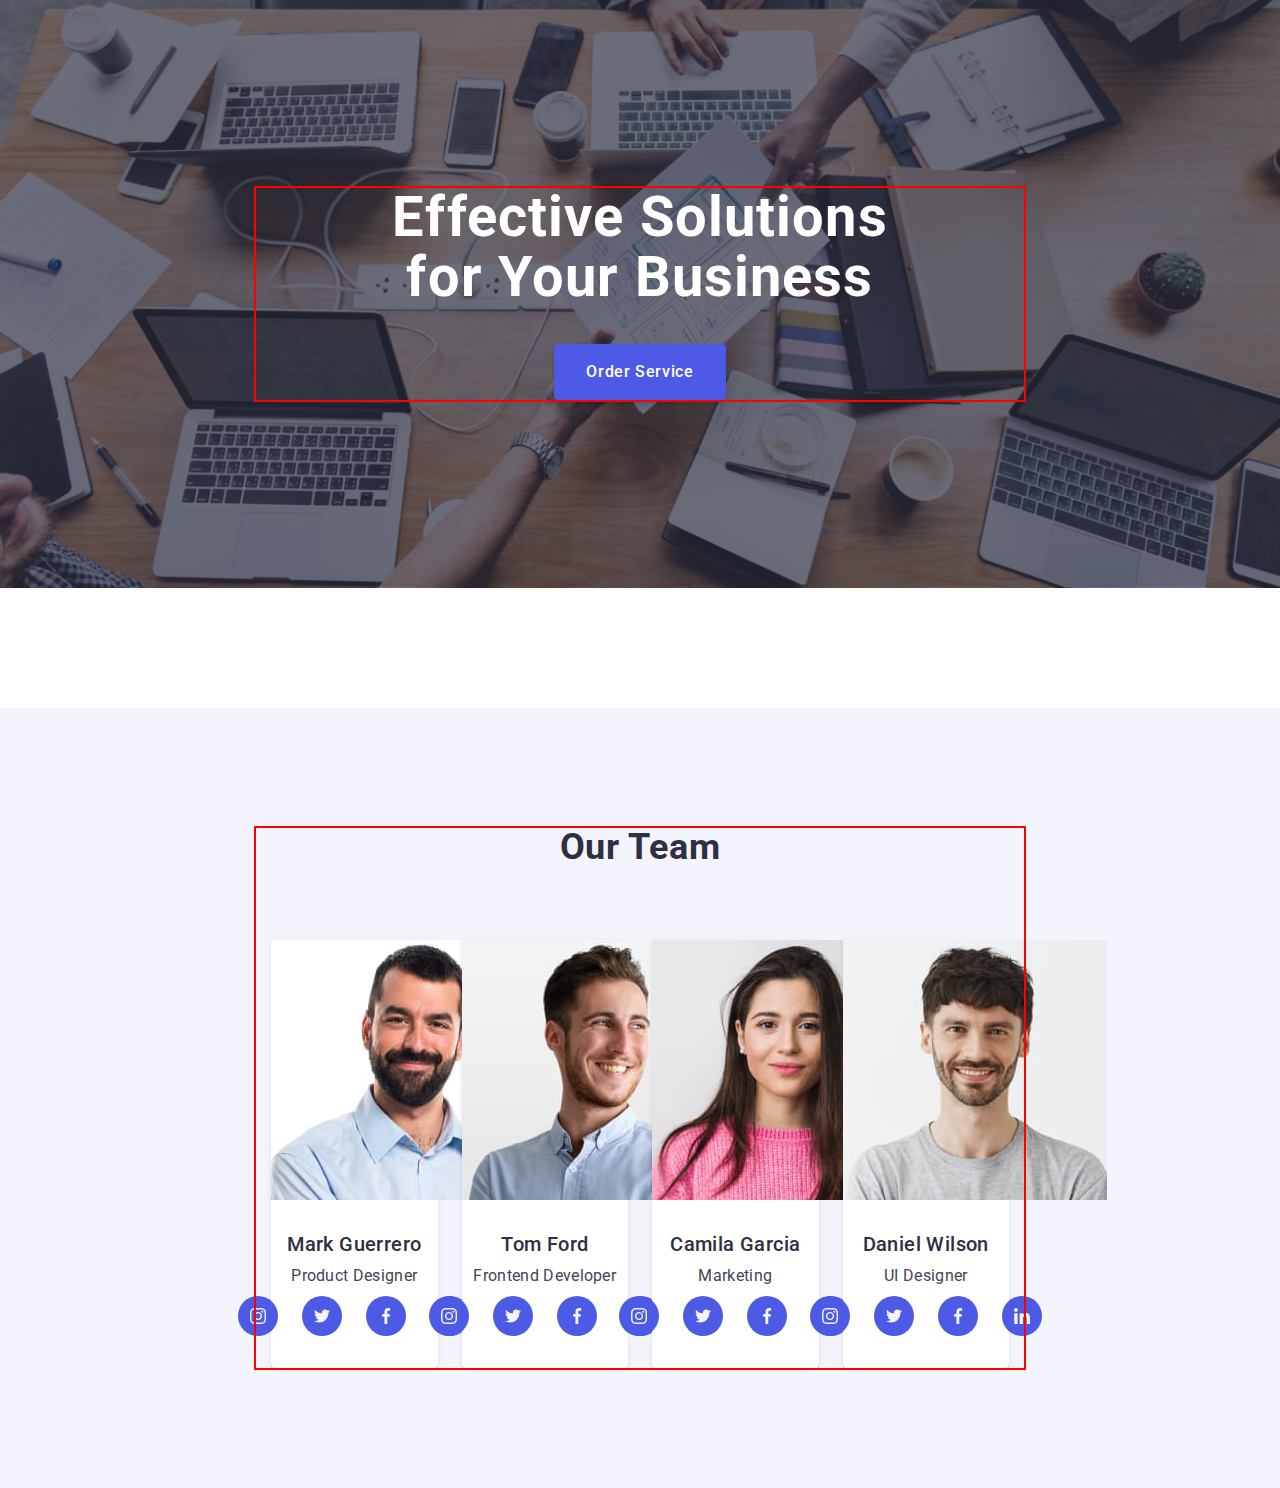
<file: index.html>
<!DOCTYPE html>
<html lang="en">
  <head>
    <meta charset="UTF-8" />
    <meta http-equiv="X-UA-Compatible" content="IE=edge" />
    <meta name="viewport" content="width=device-width, initial-scale=1.0" />
    <title>WebStudio</title>
    <!-- Нормалізація стилів -->
    <link
      rel="stylesheet"
      href="https://cdn.jsdelivr.net/npm/modern-normalize@1.1.0/modern-normalize.min.css"
    />
    <!-- Шрифти -->
    <link rel="preconnect" href="https://fonts.googleapis.com" />
    <link rel="preconnect" href="https://fonts.gstatic.com" crossorigin />
    <link
      href="https://fonts.googleapis.com/css2?family=Raleway:wght@800&family=Roboto:wght@400;500;700&display=swap"
      rel="stylesheet"
    />
    <!-- Підключення стилів css -->
    <link rel="stylesheet" href="./css/styles.css" />
  </head>
  <body>
    <!-- Header -->
    <!-- <header class="header">
      <div class="header-container container">
        <nav class="header-nav">
          <a href="./index.html" class="logo-link link"
            >Web<span class="header-logo">Studio</span></a
          >
          <ul class="header-menu list">
            <li class="menu-item">
              <a class="menu-link current link" href="./index.html">Studio</a>
            </li>
            <li class="menu-item">
              <a class="menu-link link" href="./portfolio.html">Portfolio</a>
            </li>
            <li class="menu-item">
              <a class="menu-link link" href="">Contacts</a>
            </li>
          </ul>
        </nav>
        <address class="contact">
          <ul class="contact-list list">
            <li class="mail">
              <a class="contact-link link" href="mailto:info@devstudio.com"
                >info@devstudio.com</a
              >
            </li>
            <li class="phone">
              <a class="contact-link link" href="tel:+110001111111"
                >+11 (000) 111-11-11</a
              >
            </li>
          </ul>
        </address>
      </div>
    </header> -->
    <!-- Main -->
    <main class="main">
      <!-- Hero -->
      <section class="hero">
        <div class="hero-container container">
          <h1 class="hero-title">Effective Solutions for Your Business</h1>
          <button class="hero-btn" type="button" data-modal-open>
            Order Service
          </button>
        </div>
      </section>
      <!-- Section 1 -->
      <!-- <section class="about-section">
        <div class="about-container container">
          <h2 class="visually-hidden">About the company</h2>
          <ul class="about-list list">
            <li class="about-item">
              <div class="about-icon-container">
                <svg class="about-icon" width="64" height="64">
                  <use href="./images/icons.svg#antenna"></use>
                </svg>
              </div>
              <h3 class="subtitle">Strategy</h3>
              <p class="text">
                Our goal is to identify the business problem to walk away with
                the perfect and creative solution.
              </p>
            </li>
            <li class="about-item">
              <div class="about-icon-container">
                <svg class="about-icon" width="64" height="64">
                  <use href="./images/icons.svg#clock"></use>
                </svg>
              </div>
              <h3 class="subtitle">Punctuality</h3>
              <p class="text">
                Bring the key message to the brand's audience for the best price
                within the shortest possible time.
              </p>
            </li>
            <li class="about-item">
              <div class="about-icon-container">
                <svg class="about-icon" width="64" height="64">
                  <use href="./images/icons.svg#diagram"></use>
                </svg>
              </div>
              <h3 class="subtitle">Diligence</h3>
              <p class="text">
                Research and confirm brands that present the strongest digital
                growth opportunities and minimize risk.
              </p>
            </li>
            <li class="about-item">
              <div class="about-icon-container">
                <svg class="about-icon" width="64" height="64">
                  <use href="./images/icons.svg#astronaut"></use>
                </svg>
              </div>
              <h3 class="subtitle">Technologies</h3>
              <p class="text">
                Design practice focused on digital experiences. We bring forth a
                deep passion for problem-solving.
              </p>
            </li>
          </ul>
        </div>
      </section> -->
      <!-- Section 2 -->
      <section class="works-section">
        <div class="works-container container">
          <h2 class="title">What are we doing</h2>
          <ul class="works-list list">
            <li class="works-item">
              <img
                src="./images/Features/img1.jpg"
                alt="Computer programs"
                width="360"
                height="300"
              />
            </li>
            <li class="works-item">
              <img
                src="./images/Features/img2.jpg"
                alt="Phone programs"
                width="360"
                height="300"
              />
            </li>
            <li class="works-item">
              <img
                src="./images/Features/img3.jpg"
                alt="Connecting the phone to the computer"
                width="360"
                height="300"
              />
            </li>
          </ul>
        </div>
      </section>
      <!-- Section 3 -->
      <section class="team-section">
        <div class="team-container container">
          <h2 class="title">Our Team</h2>
          <ul class="team-list list">
            <li class="team-item">
              <img
                class="team-img"
                src="./images/Team/img-1.jpg"
                alt="Mark Guerrero"
                width="264"
                height="260"
              />
              <div class="name-team-container">
                <h3 class="team-subtitle subtitle">Mark Guerrero</h3>
                <p class="team-text text">Product Designer</p>
                <ul class="social-team list">
                  <li class="social-team-item">
                    <a class="social-team-link link" href="">
                      <svg class="social-team-icon" width="16" height="16">
                        <use href="./images/icons.svg#instagram"></use>
                      </svg>
                    </a>
                  </li>
                  <li class="social-team-item">
                    <a class="social-team-link link" href="">
                      <svg class="social-team-icon" width="16" height="16">
                        <use href="./images/icons.svg#twitter"></use>
                      </svg>
                    </a>
                  </li>
                  <li class="social-team-item">
                    <a class="social-team-link link" href="">
                      <svg class="social-team-icon" width="16" height="16">
                        <use href="./images/icons.svg#facebook"></use>
                      </svg>
                    </a>
                  </li>
                  <li class="social-team-item">
                    <a class="social-team-link link" href="">
                      <svg class="social-team-icon" width="16" height="16">
                        <use href="./images/icons.svg#linkedin"></use>
                      </svg>
                    </a>
                  </li>
                </ul>
              </div>
            </li>
            <li class="team-item">
              <img
                class="team-img"
                src="./images/Team/img-2.jpg"
                alt="Tom Ford"
                width="264"
                height="260"
              />
              <div class="name-team-container">
                <h3 class="team-subtitle subtitle">Tom Ford</h3>
                <p class="team-text text">Frontend Developer</p>
                <ul class="social-team list">
                  <li class="social-team-item">
                    <a class="social-team-link link" href="">
                      <svg class="social-team-icon" width="16" height="16">
                        <use href="./images/icons.svg#instagram"></use>
                      </svg>
                    </a>
                  </li>
                  <li class="social-team-item">
                    <a class="social-team-link link" href="">
                      <svg class="social-team-icon" width="16" height="16">
                        <use href="./images/icons.svg#twitter"></use>
                      </svg>
                    </a>
                  </li>
                  <li class="social-team-item">
                    <a class="social-team-link link" href="">
                      <svg class="social-team-icon" width="16" height="16">
                        <use href="./images/icons.svg#facebook"></use>
                      </svg>
                    </a>
                  </li>
                  <li class="social-team-item">
                    <a class="social-team-link link" href="">
                      <svg class="social-team-icon" width="16" height="16">
                        <use href="./images/icons.svg#linkedin"></use>
                      </svg>
                    </a>
                  </li>
                </ul>
              </div>
            </li>
            <li class="team-item">
              <img
                class="team-img"
                src="./images/Team/img-3.jpg"
                alt="Camila Garcia"
                width="264"
                height="260"
              />
              <div class="name-team-container">
                <h3 class="team-subtitle subtitle">Camila Garcia</h3>
                <p class="team-text text">Marketing</p>
                <ul class="social-team list">
                  <li class="social-team-item">
                    <a class="social-team-link link" href="">
                      <svg class="social-team-icon" width="16" height="16">
                        <use href="./images/icons.svg#instagram"></use>
                      </svg>
                    </a>
                  </li>
                  <li class="social-team-item">
                    <a class="social-team-link link" href="">
                      <svg class="social-team-icon" width="16" height="16">
                        <use href="./images/icons.svg#twitter"></use>
                      </svg>
                    </a>
                  </li>
                  <li class="social-team-item">
                    <a class="social-team-link link" href="">
                      <svg class="social-team-icon" width="16" height="16">
                        <use href="./images/icons.svg#facebook"></use>
                      </svg>
                    </a>
                  </li>
                  <li class="social-team-item">
                    <a class="social-team-link link" href="">
                      <svg class="social-team-icon" width="16" height="16">
                        <use href="./images/icons.svg#linkedin"></use>
                      </svg>
                    </a>
                  </li>
                </ul>
              </div>
            </li>
            <li class="team-item">
              <img
                class="team-img"
                src="./images/Team/img-4.jpg"
                alt="Daniel Wilson"
                width="264"
                height="260"
              />
              <div class="name-team-container">
                <h3 class="team-subtitle subtitle">Daniel Wilson</h3>
                <p class="team-text text">UI Designer</p>
                <ul class="social-team list">
                  <li class="social-team-item">
                    <a
                      class="social-team-link link"
                      href=""
                      target="_blank"
                      rel="noopener noreferrer"
                      aria-label="Instagram icon"
                    >
                      <svg class="social-team-icon" width="16" height="16">
                        <use href="./images/icons.svg#instagram"></use>
                      </svg>
                    </a>
                  </li>
                  <li class="social-team-item">
                    <a
                      class="social-team-link link"
                      href=""
                      target="_blank"
                      rel="noopener noreferrer"
                      aria-label="Twitter icon"
                    >
                      <svg class="social-team-icon" width="16" height="16">
                        <use href="./images/icons.svg#twitter"></use>
                      </svg>
                    </a>
                  </li>
                  <li class="social-team-item">
                    <a
                      class="social-team-link link"
                      href=""
                      target="_blank"
                      rel="noopener noreferrer"
                      aria-label="Facebook icon"
                    >
                      <svg class="social-team-icon" width="16" height="16">
                        <use href="./images/icons.svg#facebook"></use>
                      </svg>
                    </a>
                  </li>
                  <li class="social-team-item">
                    <a
                      class="social-team-link link"
                      href=""
                      target="_blank"
                      rel="noopener noreferrer"
                      aria-label="Linkedin icon"
                    >
                      <svg class="social-team-icon" width="16" height="16">
                        <use href="./images/icons.svg#linkedin"></use>
                      </svg>
                    </a>
                  </li>
                </ul>
              </div>
            </li>
          </ul>
        </div>
      </section>
      <!-- Section 4 -->
      <!-- <section class="customers-section">
        <div class="customers-container container">
          <h2 class="customers-title title">Customers</h2>
          <ul class="customers-list list">
            <li class="customers-item">
              <a
                class="customers-link link"
                href=""
                target="_blank"
                rel="noopener noreferrer"
                aria-label="Customer icon 1"
              >
                <svg class="customers-icon" width="104" height="56">
                  <use href="./images/icons.svg#icon-customerslogo"></use>
                </svg>
              </a>
            </li>
            <li class="customers-item">
              <a
                class="customers-link link"
                href=""
                target="_blank"
                rel="noopener noreferrer"
                aria-label="Customer icon 2"
              >
                <svg class="customers-icon" width="104" height="56">
                  <use href="./images/icons.svg#icon-customerslogo1"></use>
                </svg>
              </a>
            </li>
            <li class="customers-item">
              <a
                class="customers-link link"
                href=""
                target="_blank"
                rel="noopener noreferrer"
                aria-label="Customer icon 3"
              >
                <svg class="customers-icon" width="104" height="56">
                  <use href="./images/icons.svg#icon-customerslogo2"></use>
                </svg>
              </a>
            </li>
            <li class="customers-item">
              <a
                class="customers-link link"
                href=""
                target="_blank"
                rel="noopener noreferrer"
                aria-label="Customer icon 4"
              >
                <svg class="customers-icon" width="104" height="56">
                  <use href="./images/icons.svg#icon-customerslogo3"></use>
                </svg>
              </a>
            </li>
            <li class="customers-item">
              <a
                class="customers-link link"
                href=""
                target="_blank"
                rel="noopener noreferrer"
                aria-label="Customer icon 5"
              >
                <svg class="customers-icon" width="104" height="56">
                  <use href="./images/icons.svg#icon-customerslogo4"></use>
                </svg>
              </a>
            </li>
            <li class="customers-item">
              <a
                class="customers-link link"
                href=""
                target="_blank"
                rel="noopener noreferrer"
                aria-label="Customer icon 6"
              >
                <svg class="customers-icon" width="104" height="56">
                  <use href="./images/icons.svg#icon-customerslogo5"></use>
                </svg>
              </a>
            </li>
          </ul>
        </div>
      </section> -->
    </main>
    <!-- Footer -->
    <!-- <footer class="footer">
      <div class="footer-container container">
        <div class="footer-text-container">
          <a class="footer-link link" href="./index.html"
            >Web<span class="footer-logo">Studio</span></a
          >
          <p class="footer-text">
            Increase the flow of customers and sales for your business with
            digital marketing & growth solutions.
          </p>
        </div>
        <div class="footer-socials-container">
          <p class="footer-title title">Social media</p>
          <ul class="social-footer list">
            <li class="social-footer-item">
              <a
                class="social-footer-link link"
                href=""
                target="_blank"
                rel="noopener noreferrer"
                aria-label="Instagram icon"
              >
                <svg class="social-footer-icon" width="24" height="24">
                  <use href="./images/icons.svg#instagram"></use>
                </svg>
              </a>
            </li>
            <li class="social-footer-item">
              <a
                class="social-footer-link link"
                href=""
                target="_blank"
                rel="noopener noreferrer"
                aria-label="Twitter icon"
              >
                <svg class="social-footer-icon" width="24" height="24">
                  <use href="./images/icons.svg#twitter"></use>
                </svg>
              </a>
            </li>
            <li class="social-footer-item">
              <a
                class="social-footer-link link"
                href=""
                target="_blank"
                rel="noopener noreferrer"
                aria-label="Facebook icon"
              >
                <svg class="social-footer-icon" width="24" height="24">
                  <use href="./images/icons.svg#facebook"></use>
                </svg>
              </a>
            </li>
            <li class="social-footer-item">
              <a
                class="social-footer-link link"
                href=""
                target="_blank"
                rel="noopener noreferrer"
                aria-label="Linkedin icon"
              >
                <svg class="social-footer-icon" width="24" height="24">
                  <use href="./images/icons.svg#linkedin"></use>
                </svg>
              </a>
            </li>
          </ul>
        </div>
        <div class="subscription">
          <p class="footer-title title">Subscribe</p>
          <form class="subscription-form" name="subscription_form">
            <input
              class="subscription-input"
              type="email"
              name="user_email"
              placeholder="E-mail"
            />
            <button class="subscription-btn" type="submit">
              Subscribe
              <svg class="subscription-icon" width="24" height="20">
                <use href="./images/icons.svg#icon-subscribe"></use>
              </svg>
            </button>
          </form>
        </div>
      </div>
    </footer> -->

    <!-- Modal window -->
    <!-- <div class="bacdroup is-hidden" data-modal>
      <div class="modal">
        <button class="modal-btn" type="button" data-modal-close>
          <svg class="modal-icon" width="8" height="8">
            <use href="./images/icons.svg#icon-Vector"></use>
          </svg>
        </button>
        <strong class="modal-title"
          >Leave your contacts and we will call you back</strong
        >
        <form class="modal-form" name="contact_form">
          <label class="modal-label" for="user_name">Name</label>
          <div class="modal-form-field">
            <input
              class="modal-input"
              type="text"
              name="user_name"
              id="user_name"
            />
            <svg class="modal-contact-icon" width="18" height="24">
              <use href="./images/icons.svg#icon-name"></use>
            </svg>
          </div>
          <label class="modal-label" for="user_phone">Phone</label>
          <div class="modal-form-field">
            <input
              class="modal-input"
              type="tel"
              name="user_phone"
              id="user_phone"
            />
            <svg class="modal-contact-icon" width="18" height="24">
              <use href="./images/icons.svg#icon-phone"></use>
            </svg>
          </div>
          <label class="modal-label" for="user_email">Email</label>
          <div class="modal-form-field">
            <input
              class="modal-input"
              type="email"
              name="user_email"
              id="user_email"
            />
            <svg class="modal-contact-icon" width="18" height="24">
              <use href="./images/icons.svg#icon-email"></use>
            </svg>
          </div>
          <label class="modal-label" for="user_comment">Comment</label>
          <textarea
            class="modal-messange"
            name="user_comment"
            rows="5"
            placeholder="Text input"
            id="user_comment"
          ></textarea>
          <label class="modal-agreement" for="user-agreement">
            <input
              class="modal-agreement-input"
              type="checkbox"
              name="user-agreement"
              id="user-agreement"
            />
            <span class="modal-agreement-icon"></span>
            <span class="modal-agreement-text"
              >I accept the terms and conditions of the
              <a class="modal-agreement-link" href="">Privacy Policy</a>
            </span>
          </label>
          <button class="hero-btn" type="submit">Send</button>
        </form>
      </div>
    </div> -->

    <script src="./js/modal.js"></script>
  </body>
</html>
</file>
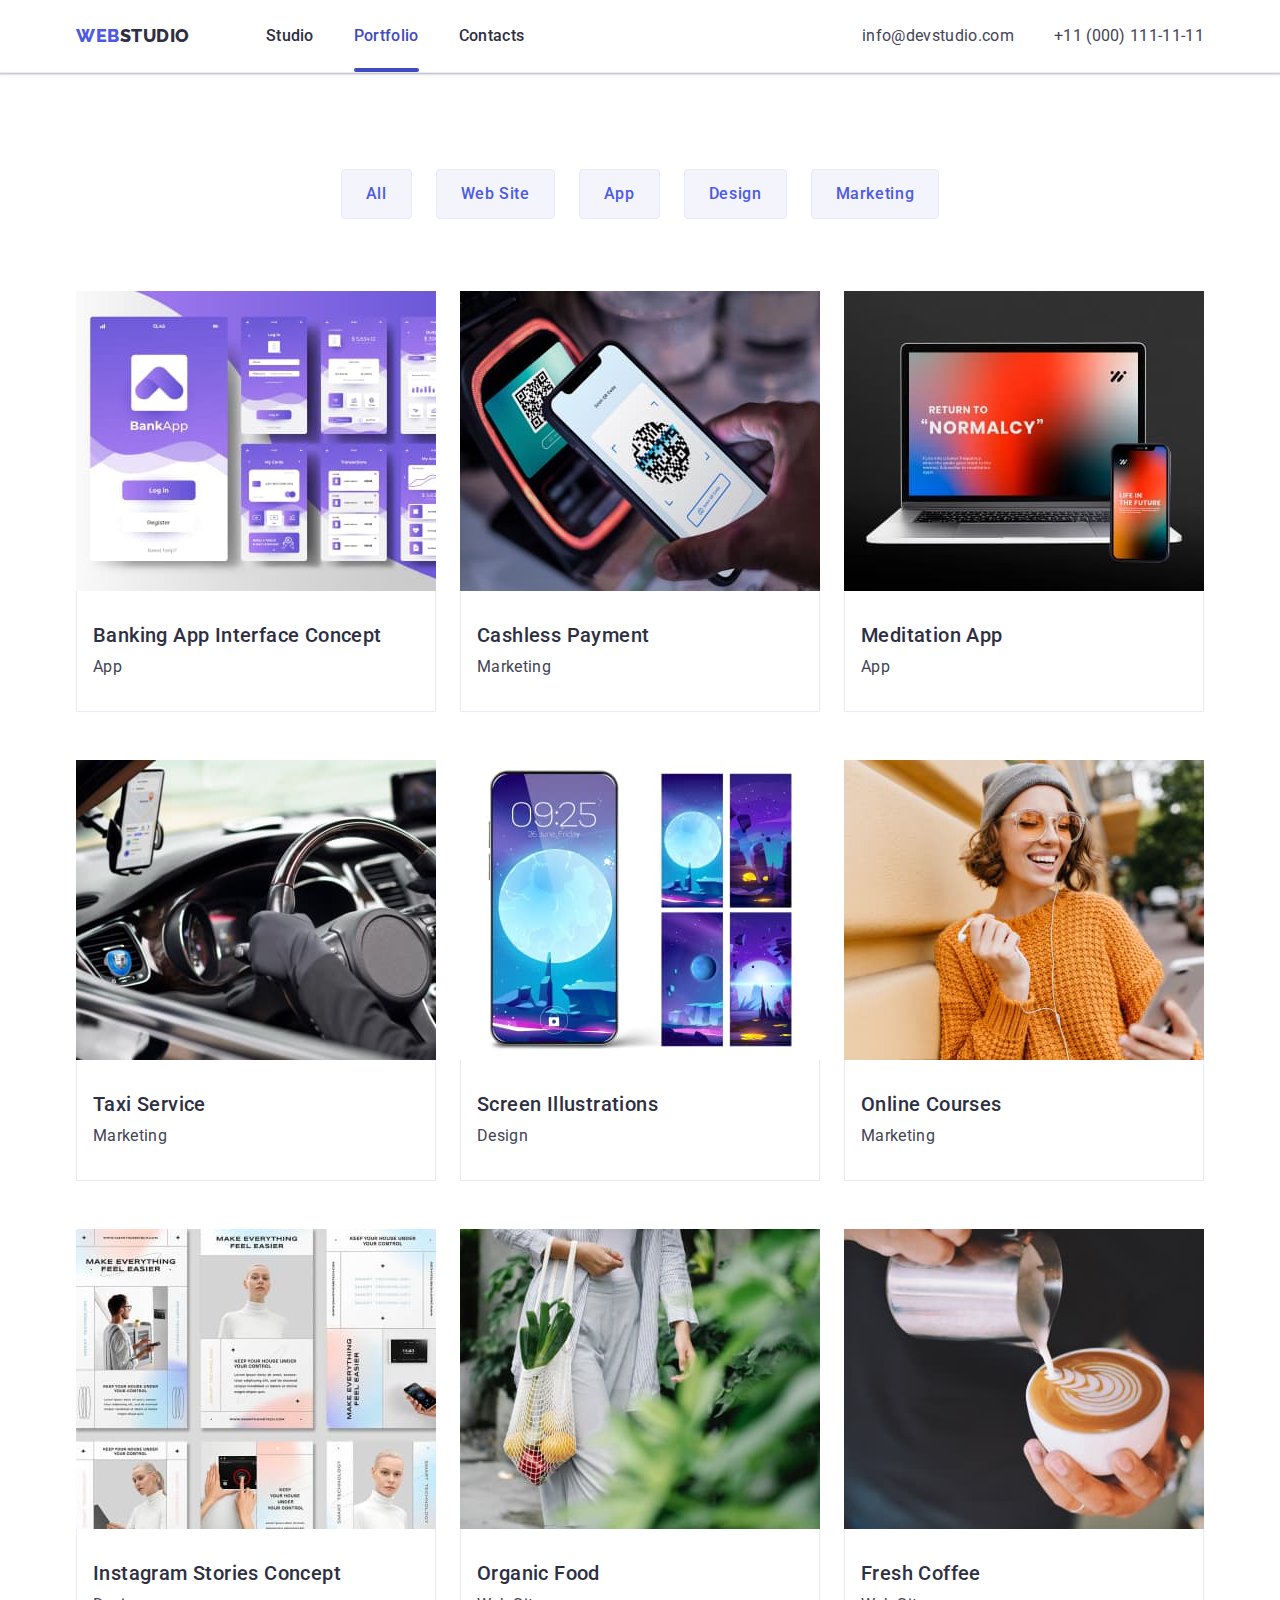
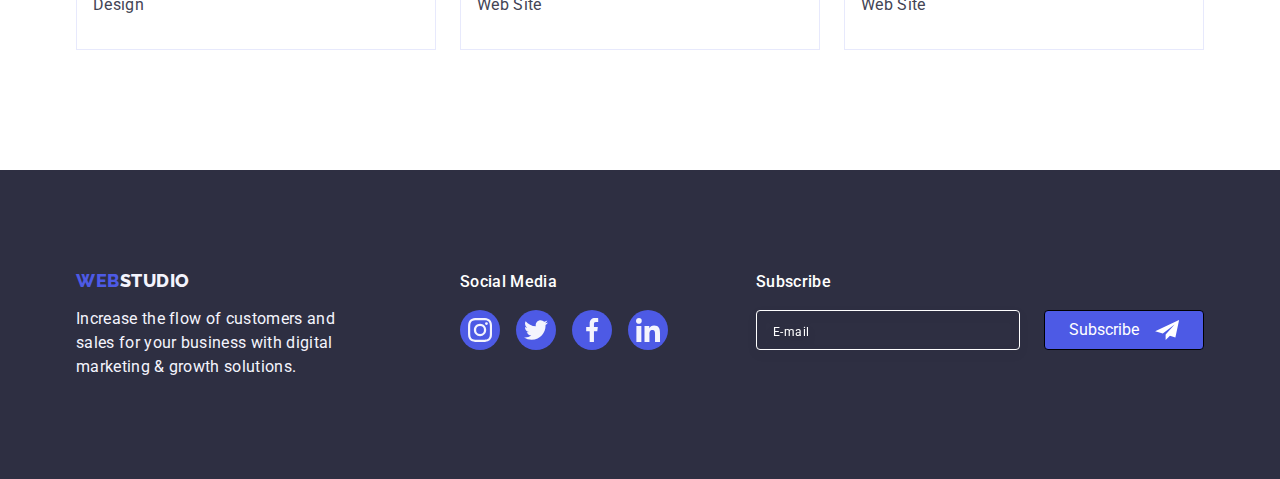
<file: portfolio.html>
<!DOCTYPE html>
<html lang="en">
  <head>
    <meta charset="UTF-8" />
    <meta http-equiv="X-UA-Compatible" content="IE=edge" />
    <meta name="viewport" content="width=device-width, initial-scale=1.0" />
    <title>WebStudio</title>
    <!-- Нормалізація стилів -->
    <link
      rel="stylesheet"
      href="https://cdn.jsdelivr.net/npm/modern-normalize@1.1.0/modern-normalize.min.css"
    />
    <!-- Шрифти -->
    <link rel="preconnect" href="https://fonts.googleapis.com" />
    <link rel="preconnect" href="https://fonts.gstatic.com" crossorigin />
    <link
      href="https://fonts.googleapis.com/css2?family=Raleway:wght@800&family=Roboto:wght@400;500;700&display=swap"
      rel="stylesheet"
    />
    <!-- Підключення стилів css -->
    <link rel="stylesheet" href="./css/styles.css" />
  </head>
  <body>
    <!-- Header -->
    <header class="header">
      <div class="header-container container">
        <nav class="header-nav">
          <a href="./index.html" class="logo-link link"
            >Web<span class="header-logo">Studio</span></a
          >
          <ul class="header-menu list">
            <li class="menu-item">
              <a class="menu-link link" href="./index.html">Studio</a>
            </li>
            <li class="menu-item">
              <a class="menu-link current link" href="./portfolio.html"
                >Portfolio</a
              >
            </li>
            <li class="menu-item">
              <a class="menu-link link" href="">Contacts</a>
            </li>
          </ul>
        </nav>
        <address class="contact">
          <ul class="contact-list list">
            <li class="mail">
              <a class="contact-link link" href="mailto:info@devstudio.com"
                >info@devstudio.com</a
              >
            </li>
            <li class="phone">
              <a class="contact-link link" href="tel:+110001111111"
                >+11 (000) 111-11-11</a
              >
            </li>
          </ul>
        </address>
      </div>
    </header>
    <!-- Main -->
    <main>
      <!-- Filters button -->
      <section class="filters">
        <div class="filters-container container">
          <h1 class="visually-hidden">Filters portfolio</h1>
          <ul class="filters-list list">
            <li class="filters-item">
              <button class="filters-btn" type="button">All</button>
            </li>
            <li class="filters-item">
              <button class="filters-btn" type="button">Web Site</button>
            </li>
            <li class="filters-item">
              <button class="filters-btn" type="button">App</button>
            </li>
            <li class="filters-item">
              <button class="filters-btn" type="button">Design</button>
            </li>
            <li class="filters-item">
              <button class="filters-btn" type="button">Marketing</button>
            </li>
          </ul>
          <!-- Photo gallery -->
          <ul class="galerry-list list">
            <li class="galerry-item">
              <a class="galerry-link link" href="">
                <div class="galery-box">
                  <img
                    class="galerry-img"
                    src="./images/Portfolio/img-1.jpg"
                    alt="Banking App"
                    width="360"
                    height="300"
                  />
                  <div class="overlay">
                    <p class="overlay-label">
                      14 Stylish and User-Friendly App Design Concepts · Task
                      Manager App · Calorie Tracker App · Exotic Fruit Ecommerce
                      App · Cloud Storage App
                    </p>
                  </div>
                </div>
                <div class="application">
                  <h2 class="galery-title subtitle">
                    Banking App Interface Concept
                  </h2>
                  <p class="text">App</p>
                </div>
              </a>
            </li>
            <li class="galerry-item">
              <a class="galerry-link link" href="">
                <div class="galery-box">
                  <img
                    class="galerry-img"
                    src="./images/Portfolio/img-2.jpg"
                    alt="Cashless Payment"
                    width="360"
                    height="300"
                  />
                  <div class="overlay">
                    <p class="overlay-label">
                      14 Stylish and User-Friendly App Design Concepts · Task
                      Manager App · Calorie Tracker App · Exotic Fruit Ecommerce
                      App · Cloud Storage App
                    </p>
                  </div>
                </div>
                <div class="application">
                  <h2 class="galery-title subtitle">Cashless Payment</h2>
                  <p class="text">Marketing</p>
                </div>
              </a>
            </li>
            <li class="galerry-item">
              <a class="galerry-link link" href="">
                <div class="galery-box">
                  <img
                    class="galerry-img"
                    src="./images/Portfolio/img-3.jpg"
                    alt="Meditation App"
                    width="360"
                    height="300"
                  />
                  <div class="overlay">
                    <p class="overlay-label">
                      14 Stylish and User-Friendly App Design Concepts · Task
                      Manager App · Calorie Tracker App · Exotic Fruit Ecommerce
                      App · Cloud Storage App
                    </p>
                  </div>
                </div>
                <div class="application">
                  <h2 class="galery-title subtitle">Meditation App</h2>
                  <p class="text">App</p>
                </div>
              </a>
            </li>
            <li class="galerry-item">
              <a class="galerry-link link" href="">
                <div class="galery-box">
                  <img
                    class="galerry-img"
                    src="./images/Portfolio/img-4.jpg"
                    alt="Taxi Service"
                    width="360"
                    height="300"
                  />
                  <div class="overlay">
                    <p class="overlay-label">
                      14 Stylish and User-Friendly App Design Concepts · Task
                      Manager App · Calorie Tracker App · Exotic Fruit Ecommerce
                      App · Cloud Storage App
                    </p>
                  </div>
                </div>
                <div class="application">
                  <h2 class="galery-title subtitle">Taxi Service</h2>
                  <p class="text">Marketing</p>
                </div></a
              >
            </li>
            <li class="galerry-item">
              <a class="galerry-link link" href="">
                <div class="galery-box">
                  <img
                    class="galerry-img"
                    src="./images/Portfolio/img-5.jpg"
                    alt="Screen Illustrations"
                    width="360"
                    height="300"
                  />
                  <div class="overlay">
                    <p class="overlay-label">
                      14 Stylish and User-Friendly App Design Concepts · Task
                      Manager App · Calorie Tracker App · Exotic Fruit Ecommerce
                      App · Cloud Storage App
                    </p>
                  </div>
                </div>
                <div class="application">
                  <h2 class="galery-title subtitle">Screen Illustrations</h2>
                  <p class="text">Design</p>
                </div></a
              >
            </li>
            <li class="galerry-item">
              <a class="galerry-link link" href="">
                <div class="galery-box">
                  <img
                    class="galerry-img"
                    src="./images/Portfolio/img-6.jpg"
                    alt="Online Courses"
                    width="360"
                    height="300"
                  />
                  <div class="overlay">
                    <p class="overlay-label">
                      14 Stylish and User-Friendly App Design Concepts · Task
                      Manager App · Calorie Tracker App · Exotic Fruit Ecommerce
                      App · Cloud Storage App
                    </p>
                  </div>
                </div>
                <div class="application">
                  <h2 class="galery-title subtitle">Online Courses</h2>
                  <p class="text">Marketing</p>
                </div></a
              >
            </li>
            <li class="galerry-item">
              <a class="galerry-link link" href="">
                <div class="galery-box">
                  <img
                    class="galerry-img"
                    src="./images/Portfolio/img-7.jpg"
                    alt="Instagram Stories"
                    width="360"
                    height="300"
                  />
                  <div class="overlay">
                    <p class="overlay-label">
                      14 Stylish and User-Friendly App Design Concepts · Task
                      Manager App · Calorie Tracker App · Exotic Fruit Ecommerce
                      App · Cloud Storage App
                    </p>
                  </div>
                </div>
                <div class="application">
                  <h2 class="galery-title subtitle">
                    Instagram Stories Concept
                  </h2>
                  <p class="text">Design</p>
                </div></a
              >
            </li>
            <li class="galerry-item">
              <a class="galerry-link link" href="">
                <div class="galery-box">
                  <img
                    class="galerry-img"
                    src="./images/Portfolio/img-8.jpg"
                    alt="Organic Food"
                    width="360"
                    height="300"
                  />
                  <div class="overlay">
                    <p class="overlay-label">
                      14 Stylish and User-Friendly App Design Concepts · Task
                      Manager App · Calorie Tracker App · Exotic Fruit Ecommerce
                      App · Cloud Storage App
                    </p>
                  </div>
                </div>
                <div class="application">
                  <h2 class="galery-title subtitle">Organic Food</h2>
                  <p class="text">Web Site</p>
                </div></a
              >
            </li>
            <li class="galerry-item">
              <a class="galerry-link link" href="">
                <div class="galery-box">
                  <img
                    class="galerry-img"
                    src="./images/Portfolio/img-9.jpg"
                    alt="Fresh Coffee"
                    width="360"
                    height="300"
                  />
                  <div class="overlay">
                    <p class="overlay-label">
                      14 Stylish and User-Friendly App Design Concepts · Task
                      Manager App · Calorie Tracker App · Exotic Fruit Ecommerce
                      App · Cloud Storage App
                    </p>
                  </div>
                </div>
                <div class="application">
                  <h2 class="galery-title subtitle">Fresh Coffee</h2>
                  <p class="text">Web Site</p>
                </div></a
              >
            </li>
          </ul>
        </div>
      </section>
    </main>
    <!-- Footer -->
    <footer class="footer">
      <div class="footer-container container">
        <div class="footer-text-container">
          <a class="footer-link link" href="./index.html"
            >Web<span class="footer-logo">Studio</span></a
          >
          <p class="footer-text">
            Increase the flow of customers and sales for your business with
            digital marketing & growth solutions.
          </p>
        </div>
        <div class="footer-socials-container">
          <p class="footer-title title">Social media</p>
          <ul class="social-footer list">
            <li class="social-footer-item">
              <a
                class="social-footer-link link"
                href=""
                target="_blank"
                rel="noopener noreferrer"
                aria-label="Instagram icon"
              >
                <svg class="social-footer-icon" width="24" height="24">
                  <use href="./images/icons.svg#instagram"></use>
                </svg>
              </a>
            </li>
            <li class="social-footer-item">
              <a
                class="social-footer-link link"
                href=""
                target="_blank"
                rel="noopener noreferrer"
                aria-label="Twitter icon"
              >
                <svg class="social-footer-icon" width="24" height="24">
                  <use href="./images/icons.svg#twitter"></use>
                </svg>
              </a>
            </li>
            <li class="social-footer-item">
              <a
                class="social-footer-link link"
                href=""
                target="_blank"
                rel="noopener noreferrer"
                aria-label="Facebook icon"
              >
                <svg class="social-footer-icon" width="24" height="24">
                  <use href="./images/icons.svg#facebook"></use>
                </svg>
              </a>
            </li>
            <li class="social-footer-item">
              <a
                class="social-footer-link link"
                href=""
                target="_blank"
                rel="noopener noreferrer"
                aria-label="Linkedin icon"
              >
                <svg class="social-footer-icon" width="24" height="24">
                  <use href="./images/icons.svg#linkedin"></use>
                </svg>
              </a>
            </li>
          </ul>
        </div>
        <div class="subscription">
          <p class="footer-title title">Subscribe</p>
          <form class="subscription-form" name="subscription_form">
            <input
              class="subscription-input"
              type="email"
              name="user_email"
              placeholder="E-mail"
            />
            <button class="subscription-btn" type="submit">
              Subscribe
              <svg class="subscription-icon" width="24" height="20">
                <use href="./images/icons.svg#icon-subscribe"></use>
              </svg>
            </button>
          </form>
        </div>
      </div>
    </footer>
  </body>
</html>
</file>
<file: css/styles.css>
:root{
--main-text: 'Roboto', sans-serif;
--secondary-text: 'Raleway', sans-serif;

--first-color-slate: #434455 ;
--dark-color-navy-blue: #2e2f42;
--light-color-cloud: #f4f4fd;
--secondary-color-white: #ffffff;
--accent-color-ocean: #404bbf;
--primaru-btn-color-iis: #4d5ae5;
--border-line-color: #e7e9fc;
--subtl-color-light-slate: #8E8F99;
--success-color-green: #31D0AA;
--modal-color-dairy: #FCFCFC;

--animation: 250ms cubic-bezier(0.4, 0, 0.2, 1);
}

/* Скидання маркерів і підкреслення/ Reset start */

h1,h2,h3,h4,h5,h6,p {
	margin: 0;
}

.link {
	text-decoration: none;
	color: currentColor;
}

.list {
	margin: 0;
	padding: 0;
	list-style: none;
}
	
img {
	display: block;
}

/* Body */
body{
	font-family: var(--main-text);
	color: var(--first-color-slate);
	font-size: 16px;
	line-height: 1.5;
	letter-spacing: 0.02em;
	background-color: var(--secondary-color-white);
}

.container {
	width: 1158px;
	padding-left: 15px;
	padding-right: 15px;
	margin-left: auto;
	margin-right: auto;
	/* outline: 2px dashed #f44336; */
}

/* section {
	outline: 2px solid green;
} */

/* Приховання заголовків */

.visually-hidden {
	position: absolute;

	width: 1px;
	height: 1px;
	margin: -1px;
	border: 0;
	padding: 0;

	white-space: nowrap;
	clip-path: inset(100%);
	clip: rect(0 0 0 0);
	overflow: hidden;
}

/* Header */

.header {
	border-bottom: 1px solid var(--border-line-color);
	box-shadow: 0px 2px 1px rgba(46, 47, 66, 0.08), 0px 1px 1px rgba(46, 47, 66, 0.16), 0px 1px 6px rgba(46, 47, 66, 0.08);
}

.header-container {
	display: flex;
	align-items: center;
}

.header-nav {
	display: flex;
	align-items: center;
}

.logo-link {
	padding-top: 24px;
	padding-bottom: 24px;
	margin-right: 76px;

	font-family: var(--secondary-text);
	font-weight: 800;
	font-size: 18px;
	line-height: 1.17;
	letter-spacing: 0.03em;
	text-transform: uppercase;
	color: var(--primaru-btn-color-iis);

}

.header-logo {
	color: var(--dark-color-navy-blue);
}

.header-menu {
	display: flex;
	flex-direction: row;
	gap: 40px;
}

.menu-item {
	position: relative;
}

.menu-link {
	display: block;
	padding-top: 24px;
	padding-bottom: 24px;

	font-weight: 500;
	color: var(--dark-color-navy-blue);

	transition: color var(--animation);
}

.menu-link:hover,
.menu-link:focus {
	color: var(--accent-color-ocean);
}

.menu-link::after {
	content: '';
	position: absolute;
	bottom: 0;
	left: 0;

	display: block;
	width: 100%;
	height: 4px;
	border-radius: 2px;
}

.menu-link.current{
	color: var(--accent-color-ocean);
}

.menu-link.current::after {
background-color: var(--accent-color-ocean);
}

.contact {
	margin-left: auto;
	font-style: normal;
}

.contact-list {
	display: flex;
	align-items: center;
}

.mail {
	margin-right: 40px;
}
.contact-link {
	display: block;
	padding-top: 24px;
	padding-bottom: 24px;
	font-weight: 400;
	color: var(--first-color-slate);

	transition: color var(--animation);
}

.contact-link:hover,
.contact-link:focus {
	color: var(--accent-color-ocean);
}


/* Hero */	

.hero-container {
/* Phone style & > */
	min-width: 320px;
	max-width: 428px;
	margin-right: auto;
	margin-left: auto;

	outline: 2px solid red;
}
/* Tablet style & > */
@media only screen and (min-width: 768px) {
  .hero-container {
	max-width: 768px;
  }
}

/* Desktop style  */
@media only screen and (min-width: 1440px) {
   .hero-container {
	max-width: 1158px;
  }
}


.hero {
	max-width: 1440px;
	margin-left: auto;
	margin-right: auto;
	padding-top: 188px;
	padding-bottom: 188px;
	background-color: var(--dark-color-navy-blue);
	text-align: center;
	background-image: linear-gradient(rgba(46, 47, 66, 0.7), rgba(46, 47, 66, 0.7)),
	url(../images/Hero/hero.jpg);
	background-repeat: no-repeat;
	background-position: center;
	background-size: cover;
}

.hero-title {
	/* Phone style & > */
	max-width: 320px;
	margin: 0 auto;
	text-align: center;
	margin-bottom: 72px;

	font-weight: 700;
	font-size: 36px;
	line-height: 1.11;
	letter-spacing: 0.02em;
	color: var(--secondary-color-white);
}

	/* Tablet style & > */
@media only screen and (min-width: 768px) {
  .hero-title {
	max-width: 496px;
	margin-bottom: 36px;
	
	font-size: 56px;
	line-height: 1.07;
	letter-spacing: 0.02em;
  }
}

	/* Desktop style  */
@media only screen and (min-width: 1440px) {
  .hero-title {
	margin-bottom: 48px;
  }
}


.hero-btn {
	/* Phone style & > */
	display: block;
	height: 56px;
	min-width: 169px;

	padding: 16px 32px;
	margin: 0 auto;
	border: none;
	border-radius: 4px;
	cursor: pointer;
	box-shadow: 0px 4px 4px rgba(0, 0, 0, 0.15);

	font-family: inherit;
	font-weight: 500;
	font-size: 16px;
	line-height: 1.5;
	letter-spacing: 0.04em;
	color: var(--secondary-color-white);
	background-color:var(--primaru-btn-color-iis);

	transition: color var(--animation);
	
}


.hero-btn:hover,
.hero-btn:focus {
	background-color: var(--accent-color-ocean);
}

/* Section */

  /* Section 1 */

.about-section {
	padding-top: 120px;
	padding-bottom: 120px;
}

.about-icon-container {
	display: flex;
	justify-content: center;
	align-items: center;
	height: 112px;
	margin-bottom: 8px;
	background-color: var(--light-color-cloud);
	border-radius: 4px;
}

.about-list {
	display: flex;
	align-items: flex-start;
	gap: 24px;
}

.about-item {
	width: calc((100% - 72px) / 4);
}

.title {
	margin-bottom: 72px;
	font-weight: 700;
	font-size: 36px;
	line-height: 1.11;
	text-align: center;
	letter-spacing: 0.02em;
	text-transform: capitalize;
	color: var(--dark-color-navy-blue);
}

.subtitle {
	margin-bottom: 8px;
	font-weight: 500;
	font-size: 20px;
	line-height: 1.2;
	letter-spacing: 0.02em;
	color:var(--dark-color-navy-blue);
}

.text {
	font-weight: 400;
	color:var(--first-color-slate)
}

/* Section 2 */

.works-section {
	padding-bottom: 120px;
}

.works-container {
	/* Phone styles & Tablet */
	display: none;

	outline: 2px solid red;
}

@media only screen and (min-width: 1440px) {
  .works-container {
	display: block;
  }
}

.works-list {
	display: flex;
	gap: 24px;
}

.works-item {
	width: calc((100% - 48px) / 3);
}

/* Section 3 */
.team-section {
	padding-top: 120px;
	padding-bottom: 120px;
	background-color: var(--light-color-cloud);
}

.team-container {
	/* Phone style & > */
	min-width: 320px;
	max-width: 428px;

	outline: 2px solid red;
}

	/* Tablet style & > */
@media only screen and (min-width: 768px) {
  .team-container {
	max-width: 768px;
  }
}

	/* Desktop style  */
@media only screen and (min-width: 1440px) {
  .team-container {
	max-width: 1158px;
  }
}


.team-list {
	/* Phone style & > */
	display: flex;
	flex-direction: column;
	gap: 72px;
}

/* Tablet style  */
@media only screen and (min-width: 768px) {
  .team-list {
	flex-direction: row;
	gap: 24px;
  }
}


.team-item{
	width: calc((100% - 72px) / 4);
	background-color: var(--secondary-color-white);
	border-radius: 0px 0px 4px 4px;
	box-shadow: 0px 1px 6px rgba(46, 47, 66, 0.08), 0px 1px 1px rgba(46, 47, 66, 0.16), 0px 2px 1px rgba(46, 47, 66, 0.08);
}

.team-text {
	margin-bottom: 8px;
}

.name-team-container {
	padding: 32px 0;
	text-align: center;
}

.social-team {
	display: flex;
	justify-content: center;
	gap: 24px;
}

.social-team-item {
	list-style: none;
}

.social-team-link {
	display: flex;
	justify-content: center;
	align-items: center;

	width: 40px;
	height: 40px;

	background-color: var(--primaru-btn-color-iis);
	border-radius: 50%;
	color: var(--light-color-cloud);

	transition: background-color var(--animation);
}

.social-team-link:hover,
.social-team-link:focus {
	background-color: var(--accent-color-ocean);
}

.social-team-icon {
	fill: currentColor;
}

/* Section 4 */
.customers-section {
	padding: 120px 0;
}

.customers-title{
	line-height: 1.1
}

.customers-list {
	display: flex;
	justify-content: center;
	gap: 24px;
}
.customers-item {
	list-style: none;
}

.customers-link {
	display: flex;
	justify-content: center;
	align-items: center;
	width: 168px;
	height: 88px;
	color: var(--subtl-color-light-slate);
	border: 1px solid var(--subtl-color-light-slate);
	border-radius: 4px;

	transition: border-color var(--animation), color var(--animation), fill var(--animation);
}

.customers-link:hover,
.customers-link:focus {
	border-color: var(--accent-color-ocean);
	color: var(--accent-color-ocean);
	fill: var(--accent-color-ocean);
}

.customers-icon {
	fill: currentColor;
}


/* Portfolio */

.filters {
	padding-top: 96px;
	padding-bottom: 120px;
}

.filters-list {
	margin-bottom: 72px;
	display: flex;
	align-items: center;
	justify-content: center;
	gap: 24px;
}

.filters-btn {
	padding: 12px 24px;
	border: 1px solid var(--border-line-color);
	border-radius: 4px;
	font-family: inherit;
	font-weight: 500;
	font-size: 16px;
	line-height: 1.5;
	letter-spacing: 0.04em;
	color: var(--primaru-btn-color-iis);
	background: var(--light-color-cloud);
	cursor: pointer;

	transition: border var(--animation), color var(--animation), background-color var(--animation), box-shadow var(--animation) ;
}

.filters-btn:hover,
 .filters-btn:focus {
	border: 1px solid transparent;
	color: var(--secondary-color-white);
	background-color: var(--accent-color-ocean);
	box-shadow: 0px 3px 1px rgba(0, 0, 0, 0.1), 0px 2px 1px rgba(0, 0, 0, 0.08), 0px 2px 2px rgba(0, 0, 0, 0.12);
}

.galerry-list {
	display: flex;
	flex-wrap: wrap;
	column-gap: 24px;
	row-gap: 48px;
}

.galerry-item {
	width: calc((100% - 48px) / 3);
}

.galerry-item:nth-last-child(-n + 3) {
	margin-bottom: 0;
}

.galerry-item:nth-child(3n) {
	margin-right: 0;
}

.galery-box {
	position: relative;
	overflow: hidden;
}

.galerry-link {
	display: block;

	transition: box-shadow var(--animation);
}

.galerry-link:hover,
.galerry-link:focus {
	box-shadow: 0px 1px 6px rgba(46, 47, 66, 0.08), 0px 1px 1px rgba(46, 47, 66, 0.16), 0px 2px 1px rgba(46, 47, 66, 0.08);
}

.overlay {
	position: absolute;
	bottom: 0;
	left: 0;

	transform: translateY(100%);
	
	width: 100%;
	height: 100%;
	padding: 40px 32px 164px 32px;

	background-color: var(--primaru-btn-color-iis);

	transition: transform var(--animation) ;
}

.overlay-label{
	font-family: var(--main-text);
	font-style: normal;
	font-weight: 400;
	font-size: 16px;
	line-height: 1.5;
	letter-spacing: 0.02em;
	color: var(--light-color-cloud);
}

.galerry-item:hover .overlay {
	transform: translateY(0);
}

.application {
	padding: 32px 16px;
	border: 1px solid var(--border-line-color);
	border-top: none;
}

.galery-title {
	color: var(--dark-color-navy-blue);
}

/* Footer */
.footer {
	padding-top: 100px;
	padding-bottom: 100px;
	background-color: var(--dark-color-navy-blue);
}

.footer-container {
	display: flex;
	align-items: baseline;
}

.footer-text-container {
	margin-right: 120px;
}

.footer-text {
	width: 264px;
	font-weight: 400;
	color: var(--light-color-cloud);
}

.footer-link {
	display: inline-block;
	margin-bottom: 16px;

	font-family: var(--secondary-text);
	font-weight: 800;
	font-size: 18px;
	line-height: 1.17;
	letter-spacing: 0.03em;
	text-transform: uppercase;
	color: var(--primaru-btn-color-iis);
}

.footer-logo {
	color: var(--light-color-cloud);
}

.footer-socials-container {
	margin-right: auto;
}

.footer-title {
text-align: left;

font-weight: 500;
margin-bottom: 16px;
font-size: 16px;
line-height: 1.5;
letter-spacing: 0.02em;
color: var(--secondary-color-white);
}

.social-footer {
	display: flex;
	justify-content: center;
	gap: 16px;
}

.social-footer-link {
	display: flex;
	justify-content: center;
	align-items: center;
	width: 40px;
	height: 40px;
	border-radius: 50%;
	background-color: var(--primaru-btn-color-iis);
	color: var(--light-color-cloud);

	transition: background-color var(--animation);
}

.social-footer-link:hover,
.social-footer-link:focus {
	background-color: var(--success-color-green);
}

.social-footer-icon {
	fill: currentColor;
}

.subscription-form {
	display: flex;
	gap: 24px;
}

.subscription-input {
	width: 264px;
	height: 40px;

	padding: 8px 16px;
	
	background-color: transparent;

	border: 1px solid var(--secondary-color-white);
	filter: drop-shadow(0px 4px 4px rgba(0, 0, 0, 0.15));
	border-radius: 4px;

	color: var(--secondary-color-white);

	outline: 1px solid transparent;
	outline-offset: -1px;

	transition: outline-color var(--animation) ;
}

.subscription-input:focus {
	outline-color: var(--secondary-color-white);
	
}

.subscription-input::placeholder {
	font-weight: 400;
	font-size: 12px;
	line-height: 2;
	letter-spacing: 0.04em;
	color: var(--secondary-color-white);
}

.subscription-btn {
	display: flex;
	align-items: center;
	padding: 8px 24px;
	gap: 16px;
	height: 40px;

	background-color: var(--primaru-btn-color-iis);
	border: 1px solid black ;
	border-radius: 4px;
	color: var(--secondary-color-white);
	
	cursor: pointer;

	transition: background-color var(--animation);
}

.subscription-btn:hover,
.subscription-btn:focus {
	background-color: var(--accent-color-ocean);
}

.subscription-icon {
	fill: currentColor;
}

.bacdroup {
	position: fixed;
	top: 0;
	left: 0;
	bottom: 0;
	right: 0;

	background-color: rgba(46, 47, 66, 0.4);

	transition: opacity 400ms ease-in, visibility 400ms ease-in;
}

.bacdroup.is-hidden {
	opacity: 0;
	visibility: hidden;
	pointer-events: none;

	transition-delay: 400ms ;
}

/* Modal */
.modal {
	visibility: visible;

	position: absolute;
	top: 50%;
	left: 50%;
	transform: translate(-50%, -50%) rotate(0) scale(1);
	opacity: 1;

	transition: transform 600ms ease 200ms, opacity 600ms ease 200ms;

	width: 408px;
	min-height: 576px;
	padding: 72px 24px 24px 24px;

	background-color: var(--modal-color-dairy);
	box-shadow: 0px 1px 1px rgba(0, 0, 0, 0.14), 
	0px 1px 3px rgba(0, 0, 0, 0.12), 
	0px 2px 1px rgba(0, 0, 0, 0.2);
	border-radius: 4px;
}

.bacdroup.is-hidden .modal {
	transform: translate(-50%, -50%) rotate(360deg) scale(0.2);
	opacity: 0;
}

.modal-btn {
	position: absolute;
	top: 24px;
	right: 24px;

	display: flex;
	align-items: center;
	justify-content: center;

	width: 24px;
	height: 24px;
	border-radius: 50%;
	
	background-color: var(--border-line-color);
	border: 1px solid rgba(0, 0, 0, 0.1);

	cursor: pointer;

	transition: background-color var(--animation) fill var(--animation) ;
}

.modal-btn:hover,
.modal-btn:focus {
	background-color: var(--accent-color-ocean);
	fill: var(--secondary-color-white) ;
}

.modal-title {
	display: block;
	margin-bottom: 16px;

	font-weight: 500;
	text-align: center;
	color: var(--dark-color-navy-blue);
}

.modal-label {
	display: block;
	margin-bottom: 4px;

	font-size: 12px;
	line-height: 1.17;
	letter-spacing: 0.04em;
	color: var(--subtl-color-light-slate);
}

.modal-form-field {
	position: relative;

	margin-bottom: 8px;
}

.modal-input {
	width: 100%;
	height: 40px;
	padding: 0 38px 0 38px;

	border: 1px solid rgba(46, 47, 66, 0.4);
	border-radius: 4px;

	transition: border var(--animation) border-radius var(--animation);

	outline: 1px solid transparent;
	outline-offset: -1px;
}

.modal-input:focus {
	outline-color: var(--primaru-btn-color-iis);

	/* border: 1px solid var(--primaru-btn-color-iis);
	border-radius: 4px; */
}

.modal-contact-icon {
	position: absolute;
	top: 50%;
	left: 16px;

	transform: translateY(-50%);

	pointer-events: none;

	transition: border var(--animation) border-radius var(--animation);
}

.modal-input:focus + .modal-contact-icon {
	fill: var(--primaru-btn-color-iis);
}

.modal-messange {
	display: block;
	margin-bottom: 16px;
	width: 100%;
	min-height: 120px;
	padding: 8px 16px;

	border: 1px solid rgba(46, 47, 66, 0.4);
	border-radius: 4px;

	transition: border var(--animation) border-radius var(--animation);

	resize: none;

	outline: 1px solid transparent;
	outline-offset: -1px;
}

.modal-messange::placeholder {
	font-weight: 400;
	font-size: 12px;
	line-height: 1.17;
	letter-spacing: 0.04em;
	color: rgba(46, 47, 66, 0.4);
}

.modal-messange:focus {
	outline-color: var(--primaru-btn-color-iis);

	/* border: 1px solid var(--primaru-btn-color-iis);
	border-radius: 4px; */
}

.modal-agreement {
	position: relative;
	display: flex;
	gap: 8px;
	align-items: center;
	margin-bottom: 24px;
}

.modal-agreement-input {
	appearance: none;

	position: absolute;
}

.modal-agreement-icon {
	display: inline-block;
	width: 16px;
	height: 16px;

	border: 1px solid rgba(46, 47, 66, 0.4);
	border-radius: 2px;
	
	cursor: pointer;
}

.modal-agreement-input:checked + .modal-agreement-icon {
	border-color: transparent;
	background-image: url('../images/Checkbox/checkbox.svg');
	background-size: contain;
	background-origin: border-box;
}

.modal-agreement-text {
	font-weight: 400;
	font-size: 12px;
	line-height: 1.17;
	letter-spacing: 0.04em;
	color: var(--subtl-color-light-slate);
}

.modal-agreement-link {
	color: var(--primaru-btn-color-iis);
}
</file>
